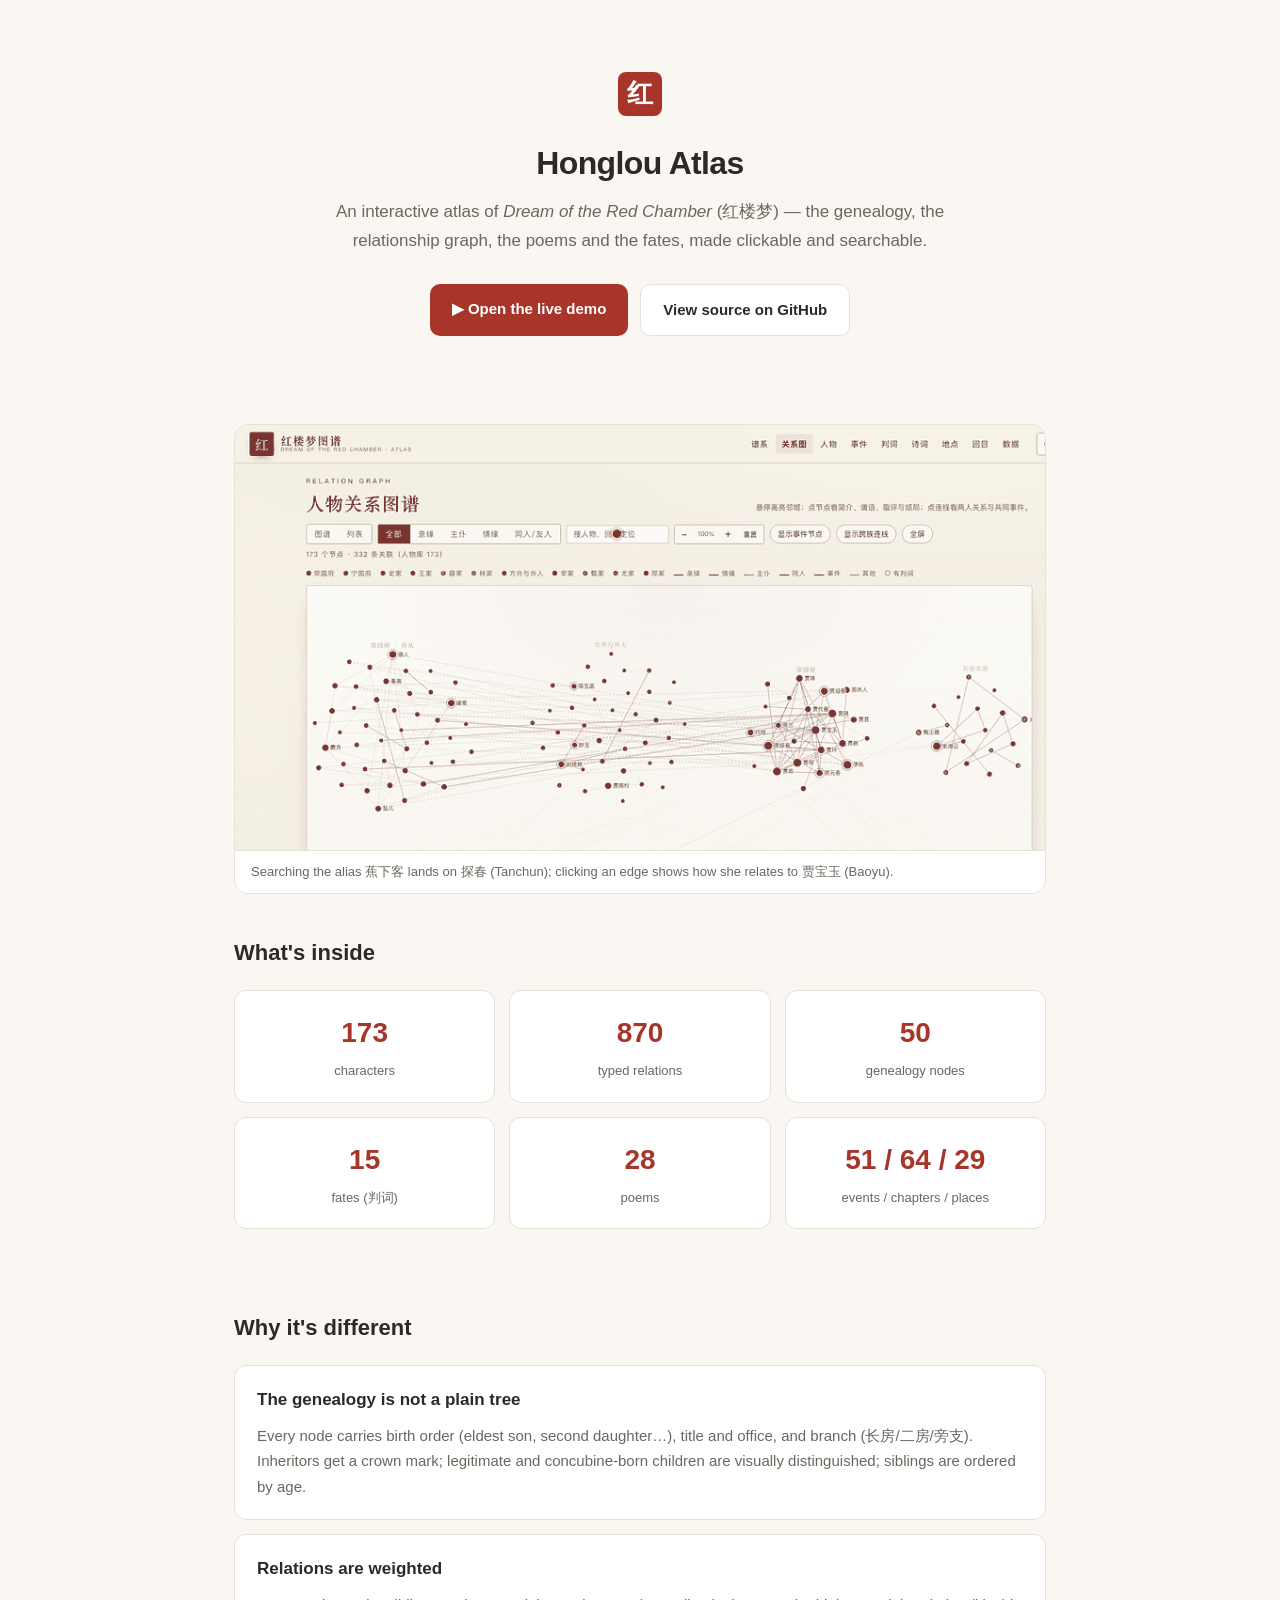
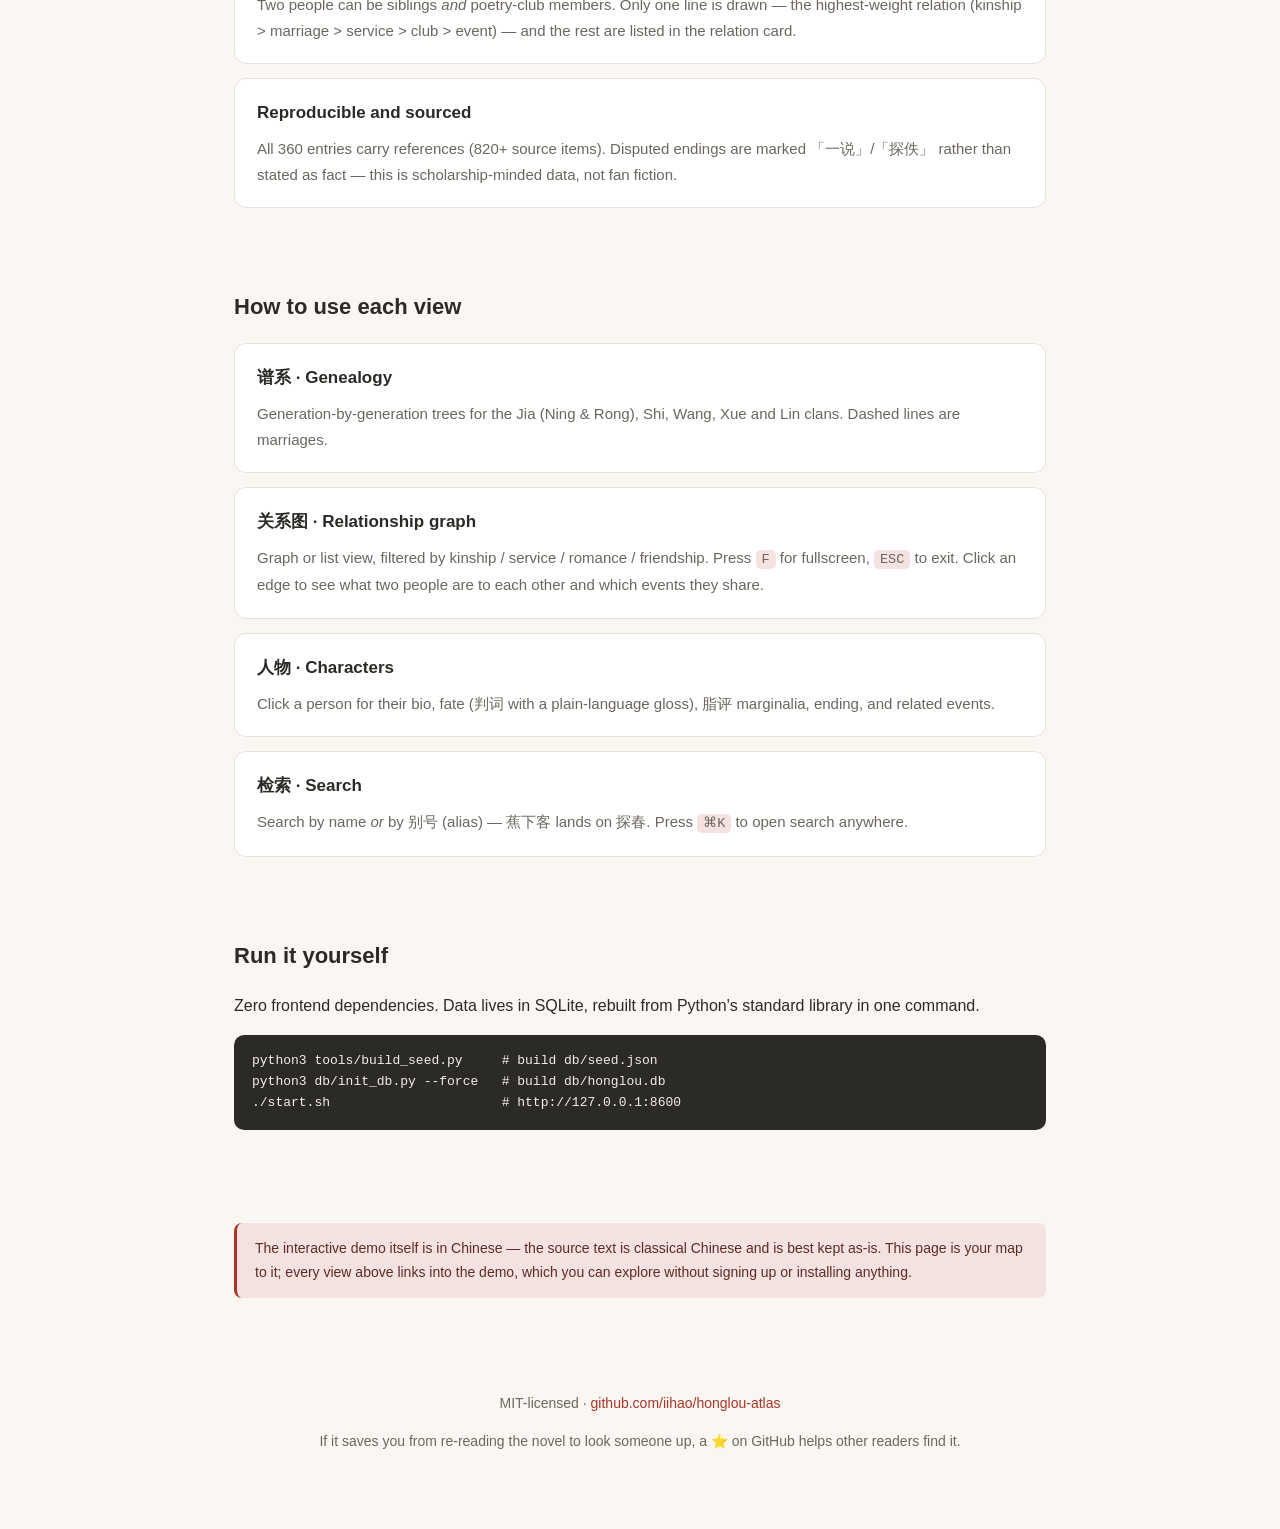
<file: en/index.html>
<!DOCTYPE html>
<html lang="en">
<head>
<meta charset="UTF-8">
<meta name="viewport" content="width=device-width, initial-scale=1">
<title>Honglou Atlas · Dream of the Red Chamber — an interactive atlas</title>
<meta name="description" content="The only open, searchable, clickable atlas of Dream of the Red Chamber (红楼梦): 173 characters, 870 typed relations, a full genealogy. Reproducible in one command, zero frontend dependencies, MIT.">
<meta property="og:title" content="Honglou Atlas · Dream of the Red Chamber">
<meta property="og:description" content="An interactive atlas of 红楼梦: 173 characters, 870 relations, full genealogy, poems and fates — open source, zero dependency.">
<meta property="og:type" content="website">
<meta property="og:url" content="https://iihao.github.io/honglou-atlas/en/">
<meta property="og:image" content="https://iihao.github.io/honglou-atlas/docs/screenshot-graph.png">
<meta name="twitter:card" content="summary_large_image">
<style>
  :root {
    --bg: #faf7f2;
    --surface: #ffffff;
    --ink: #2c2a26;
    --muted: #6b675f;
    --accent: #a8352a;
    --accent-soft: #f3e2df;
    --border: #e7e1d8;
  }
  * { box-sizing: border-box; }
  body {
    margin: 0; background: var(--bg); color: var(--ink);
    font-family: -apple-system, BlinkMacSystemFont, "Segoe UI", "PingFang SC", "Noto Sans SC", sans-serif;
    line-height: 1.7; -webkit-font-smoothing: antialiased;
  }
  .wrap { max-width: 860px; margin: 0 auto; padding: 0 24px; }
  header.hero { padding: 72px 0 40px; text-align: center; }
  .seal {
    display: inline-block; width: 44px; height: 44px; line-height: 44px;
    background: var(--accent); color: #fff; border-radius: 8px;
    font-family: "Songti SC", "Noto Serif SC", serif; font-size: 26px; font-weight: 700;
  }
  h1 { font-size: 32px; margin: 20px 0 8px; font-weight: 700; letter-spacing: -0.02em; }
  .subtitle { color: var(--muted); font-size: 17px; max-width: 620px; margin: 0 auto; }
  .cta-row { margin: 28px 0 0; display: flex; gap: 12px; justify-content: center; flex-wrap: wrap; }
  .btn {
    display: inline-block; padding: 12px 22px; border-radius: 10px; text-decoration: none;
    font-weight: 600; font-size: 15px; transition: transform .08s ease, box-shadow .08s ease;
  }
  .btn.primary { background: var(--accent); color: #fff; }
  .btn.ghost { background: var(--surface); color: var(--ink); border: 1px solid var(--border); }
  .btn:hover { transform: translateY(-1px); box-shadow: 0 4px 14px rgba(0,0,0,.08); }
  .media { margin: 48px 0 0; border-radius: 14px; overflow: hidden; border: 1px solid var(--border); background: #fff; }
  .media img { display: block; width: 100%; height: auto; }
  .media .caption { padding: 10px 16px; font-size: 13px; color: var(--muted); border-top: 1px solid var(--border); }
  section { padding: 40px 0; }
  h2 { font-size: 22px; margin: 0 0 18px; font-weight: 700; }
  .grid { display: grid; grid-template-columns: repeat(3, 1fr); gap: 14px; }
  .stat { background: var(--surface); border: 1px solid var(--border); border-radius: 12px; padding: 18px; text-align: center; }
  .stat b { display: block; font-size: 28px; color: var(--accent); font-weight: 700; }
  .stat span { font-size: 13px; color: var(--muted); }
  .cards { display: grid; grid-template-columns: 1fr; gap: 14px; }
  .card { background: var(--surface); border: 1px solid var(--border); border-radius: 12px; padding: 20px 22px; }
  .card h3 { margin: 0 0 8px; font-size: 17px; }
  .card p { margin: 0; color: var(--muted); font-size: 15px; }
  code { background: var(--accent-soft); padding: 2px 6px; border-radius: 5px; font-size: 0.9em; }
  pre { background: #2c2a26; color: #f2efe9; padding: 16px 18px; border-radius: 10px; overflow-x: auto; font-size: 13px; line-height: 1.6; }
  .note { background: var(--accent-soft); border-left: 3px solid var(--accent); border-radius: 8px; padding: 14px 18px; font-size: 14px; color: #5c2c27; }
  footer { padding: 40px 0 64px; text-align: center; color: var(--muted); font-size: 14px; }
  footer a { color: var(--accent); text-decoration: none; }
  @media (max-width: 640px) {
    h1 { font-size: 26px; }
    .grid { grid-template-columns: repeat(2, 1fr); }
  }
</style>
</head>
<body>

<header class="hero">
  <div class="wrap">
    <span class="seal">红</span>
    <h1>Honglou Atlas</h1>
    <p class="subtitle">An interactive atlas of <em>Dream of the Red Chamber</em> (红楼梦) — the genealogy,
    the relationship graph, the poems and the fates, made clickable and searchable.</p>
    <div class="cta-row">
      <a class="btn primary" href="https://iihao.github.io/honglou-atlas/">▶ Open the live demo</a>
      <a class="btn ghost" href="https://github.com/iihao/honglou-atlas">View source on GitHub</a>
    </div>
  </div>
</header>

<div class="wrap">
  <div class="media">
    <img src="../docs/demo.gif" alt="Animated demo: searching 蕉下客 locates Tanchun, then clicking an edge shows the relation between Baoyu and Tanchun">
    <div class="caption">Searching the alias 蕉下客 lands on 探春 (Tanchun); clicking an edge shows how she relates to 贾宝玉 (Baoyu).</div>
  </div>
</div>

<section>
  <div class="wrap">
    <h2>What's inside</h2>
    <div class="grid">
      <div class="stat"><b>173</b><span>characters</span></div>
      <div class="stat"><b>870</b><span>typed relations</span></div>
      <div class="stat"><b>50</b><span>genealogy nodes</span></div>
      <div class="stat"><b>15</b><span>fates (判词)</span></div>
      <div class="stat"><b>28</b><span>poems</span></div>
      <div class="stat"><b>51 / 64 / 29</b><span>events / chapters / places</span></div>
    </div>
  </div>
</section>

<section>
  <div class="wrap">
    <h2>Why it's different</h2>
    <div class="cards">
      <div class="card">
        <h3>The genealogy is not a plain tree</h3>
        <p>Every node carries birth order (eldest son, second daughter…), title and office, and branch
        (长房/二房/旁支). Inheritors get a crown mark; legitimate and concubine-born children are visually
        distinguished; siblings are ordered by age.</p>
      </div>
      <div class="card">
        <h3>Relations are weighted</h3>
        <p>Two people can be siblings <em>and</em> poetry-club members. Only one line is drawn — the
        highest-weight relation (kinship &gt; marriage &gt; service &gt; club &gt; event) — and the rest are
        listed in the relation card.</p>
      </div>
      <div class="card">
        <h3>Reproducible and sourced</h3>
        <p>All 360 entries carry references (820+ source items). Disputed endings are marked 「一说」/「探佚」
        rather than stated as fact — this is scholarship-minded data, not fan fiction.</p>
      </div>
    </div>
  </div>
</section>

<section>
  <div class="wrap">
    <h2>How to use each view</h2>
    <div class="cards">
      <div class="card"><h3>谱系 · Genealogy</h3><p>Generation-by-generation trees for the Jia (Ning &amp; Rong), Shi, Wang, Xue and Lin clans. Dashed lines are marriages.</p></div>
      <div class="card"><h3>关系图 · Relationship graph</h3><p>Graph or list view, filtered by kinship / service / romance / friendship. Press <code>F</code> for fullscreen, <code>ESC</code> to exit. Click an edge to see what two people are to each other and which events they share.</p></div>
      <div class="card"><h3>人物 · Characters</h3><p>Click a person for their bio, fate (判词 with a plain-language gloss), 脂评 marginalia, ending, and related events.</p></div>
      <div class="card"><h3>检索 · Search</h3><p>Search by name <em>or</em> by 别号 (alias) — 蕉下客 lands on 探春. Press <code>⌘K</code> to open search anywhere.</p></div>
    </div>
  </div>
</section>

<section>
  <div class="wrap">
    <h2>Run it yourself</h2>
    <p>Zero frontend dependencies. Data lives in SQLite, rebuilt from Python's standard library in one command.</p>
    <pre>python3 tools/build_seed.py     # build db/seed.json
python3 db/init_db.py --force   # build db/honglou.db
./start.sh                      # http://127.0.0.1:8600</pre>
  </div>
</section>

<section>
  <div class="wrap">
    <div class="note">
      The interactive demo itself is in Chinese — the source text is classical Chinese and is best kept
      as-is. This page is your map to it; every view above links into the demo, which you can explore
      without signing up or installing anything.
    </div>
  </div>
</section>

<footer>
  <div class="wrap">
    <p>MIT-licensed · <a href="https://github.com/iihao/honglou-atlas">github.com/iihao/honglou-atlas</a></p>
    <p>If it saves you from re-reading the novel to look someone up, a ⭐ on GitHub helps other readers find it.</p>
  </div>
</footer>

</body>
</html>
</file>
